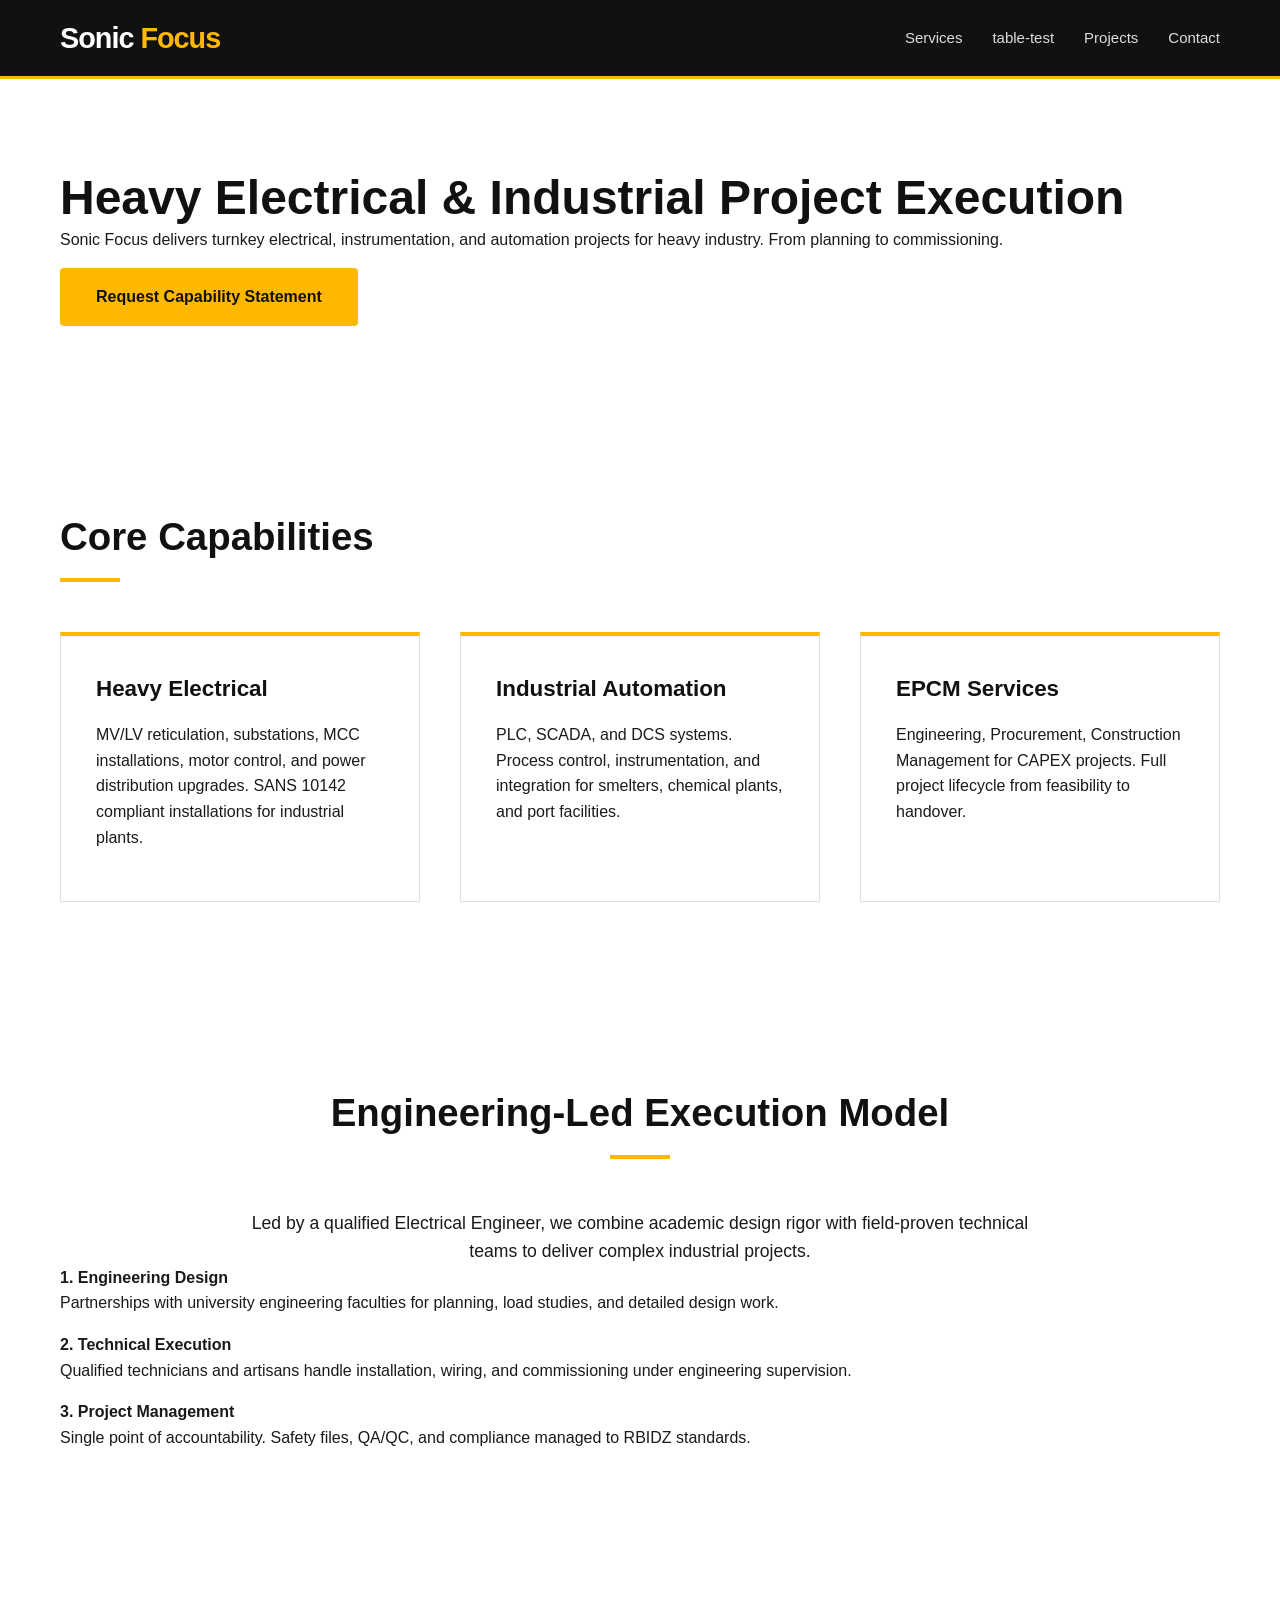
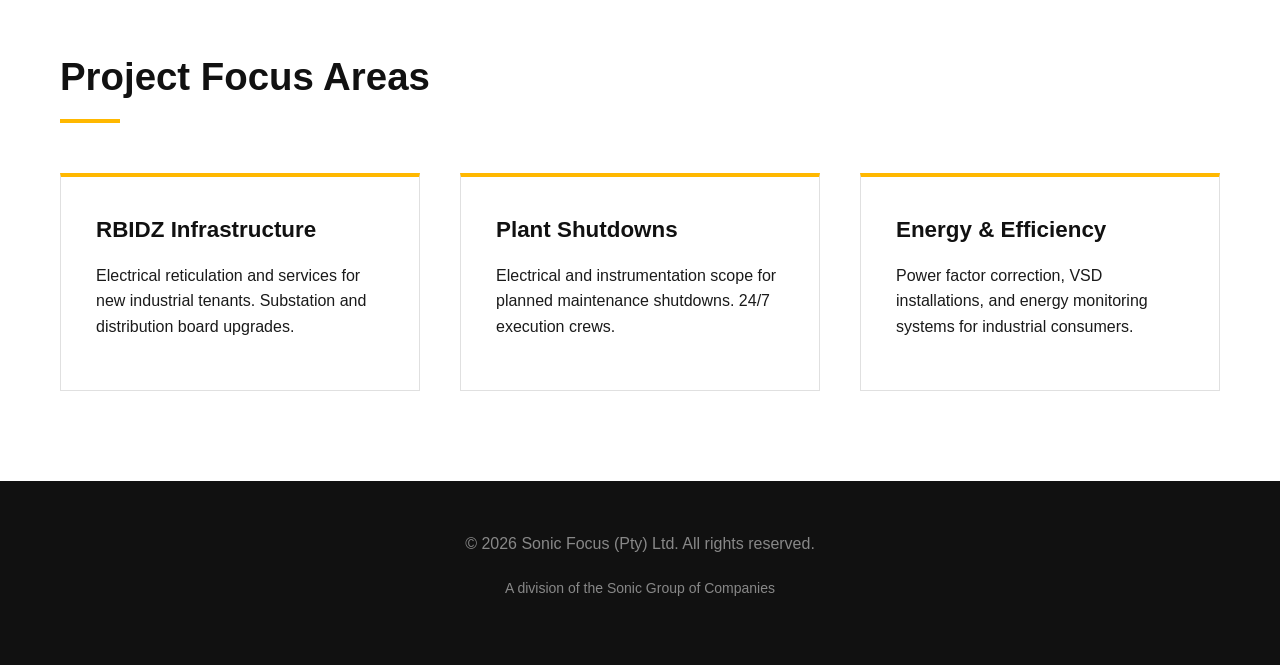
<file: index.html>
<!DOCTYPE html>
<html lang="en">
<head>
    <meta charset="UTF-8">
    <meta name="viewport" content="width=device-width, initial-scale=1.0">
    <title>Sonic Focus | Industrial Electrical & Project Execution</title>
    <meta name="description" content="Sonic Focus executes heavy electrical, automation, and industrial projects within the Republic of South Africa. Engineering management and turnkey delivery.">
    <link rel="stylesheet" href="/assets/css/sonic.css">
</head>
<body>
    <header class="site-header">
        <div class="container">
            <nav>
                <div class="logo">Sonic <span>Focus</span></div>
                <div class="nav-links">
                    <a href="#services">Services</a>
                    <a href="/dynamic-table.html">table-test</a>
                    <a href="#projects">Projects</a>
                    <a href="/contact.html">Contact</a>
                </div>
            </nav>
        </div>
    </header>

    <section class="hero">
        <div class="container">
            <h1>Heavy Electrical & Industrial Project Execution</h1>
            <p>Sonic Focus delivers turnkey electrical, instrumentation, and automation projects for heavy industry. From planning to commissioning.</p>
            <!-- a href="#contact" class="btn">Discuss Your Project</a -->
            <a href="/contact.html" class="btn">Request Capability Statement</a>
        </div>
    </section>

    <section id="capabilities">
        <div class="container">
            <h2>Core Capabilities</h2>
            <div class="grid-3">
                <div class="card">
                    <h3>Heavy Electrical</h3>
                    <p>MV/LV reticulation, substations, MCC installations, motor control, and power distribution upgrades. SANS 10142 compliant installations for industrial plants.</p>
                </div>
                <div class="card">
                    <h3>Industrial Automation</h3>
                    <p>PLC, SCADA, and DCS systems. Process control, instrumentation, and integration for smelters, chemical plants, and port facilities.</p>
                </div>
                <div class="card">
                    <h3>EPCM Services</h3>
                    <p>Engineering, Procurement, Construction Management for CAPEX projects. Full project lifecycle from feasibility to handover.</p>
                </div>
            </div>
        </div>
    </section>

    <section id="model">
        <div class="container">
            <div class="center-title">
                <h2>Engineering-Led Execution Model</h2>
                <p style="max-width: 800px; margin: 0 auto; font-size: 1.1rem;">
                    Led by a qualified Electrical Engineer, we combine academic design rigor with field-proven technical teams to deliver complex industrial projects.
                </p>
            </div>
            <div class="model-grid">
                <div class="model-item">
                    <strong>1. Engineering Design</strong>
                    <p>Partnerships with university engineering faculties for planning, load studies, and detailed design work.</p>
                </div>
                <div class="model-item">
                    <strong>2. Technical Execution</strong>
                    <p>Qualified technicians and artisans handle installation, wiring, and commissioning under engineering supervision.</p>
                </div>
                <div class="model-item">
                    <strong>3. Project Management</strong>
                    <p>Single point of accountability. Safety files, QA/QC, and compliance managed to RBIDZ standards.</p>
                </div>
                <!-- div class="model-item">
                    <strong>4. Local Delivery</strong>
                    <p>Richards Bay-based crews. Rapid mobilization for shutdowns and emergency works within the IDZ.</p>
            </div -->
            </div>
        </div>
    </section>

    <section id="projects">
        <div class="container">
            <h2>Project Focus Areas</h2>
            <div class="grid-3">
                <div class="card">
                    <h3>RBIDZ Infrastructure</h3>
                    <p>Electrical reticulation and services for new industrial tenants. Substation and distribution board upgrades.</p>
                </div>
                <div class="card">
                    <h3>Plant Shutdowns</h3>
                    <p>Electrical and instrumentation scope for planned maintenance shutdowns. 24/7 execution crews.</p>
                </div>
                <div class="card">
                    <h3>Energy & Efficiency</h3>
                    <p>Power factor correction, VSD installations, and energy monitoring systems for industrial consumers.</p>
                </div>
            </div>
        </div>
    </section>

    <footer class="site-footer">
        <div class="container">
            <p>&copy; 2026 Sonic Focus (Pty) Ltd. All rights reserved.</p>
            <p class="group">A division of the Sonic Group of Companies</p>
        </div>
    </footer>
</body>
</html>
</file>
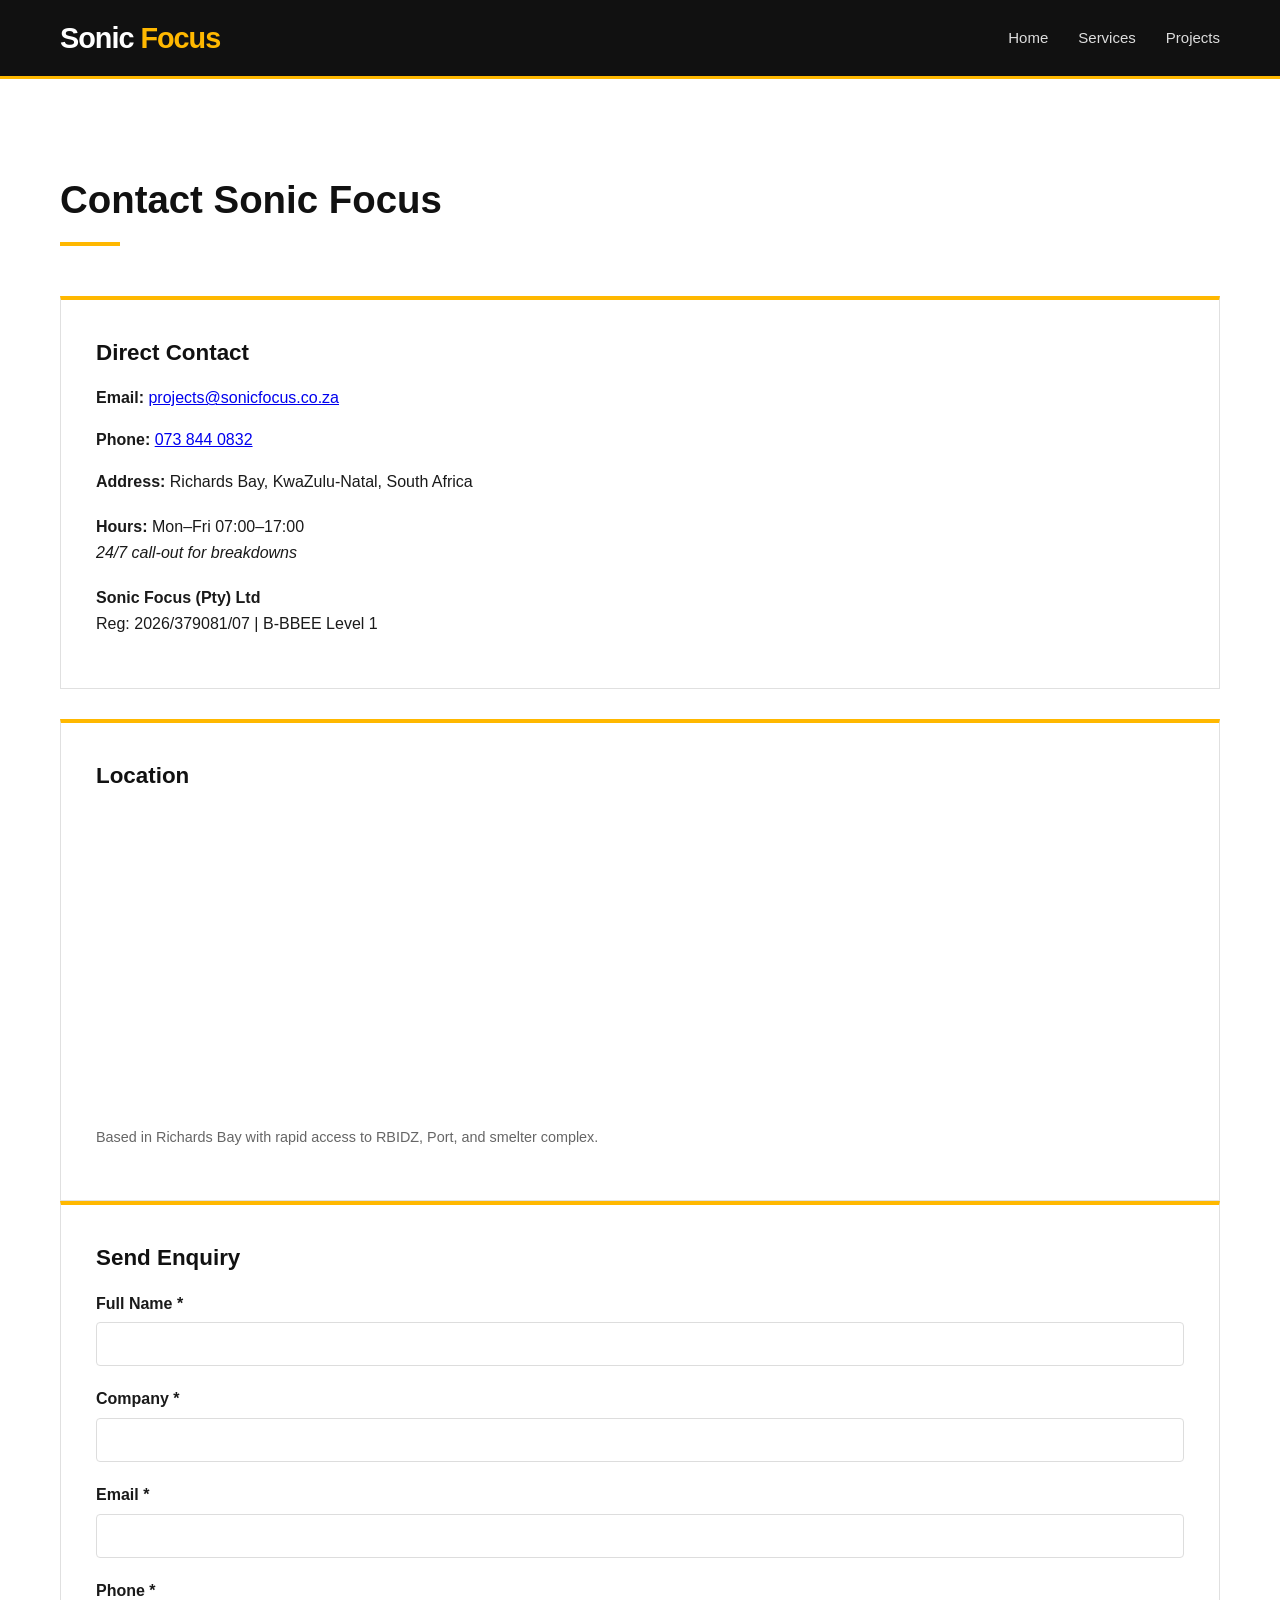
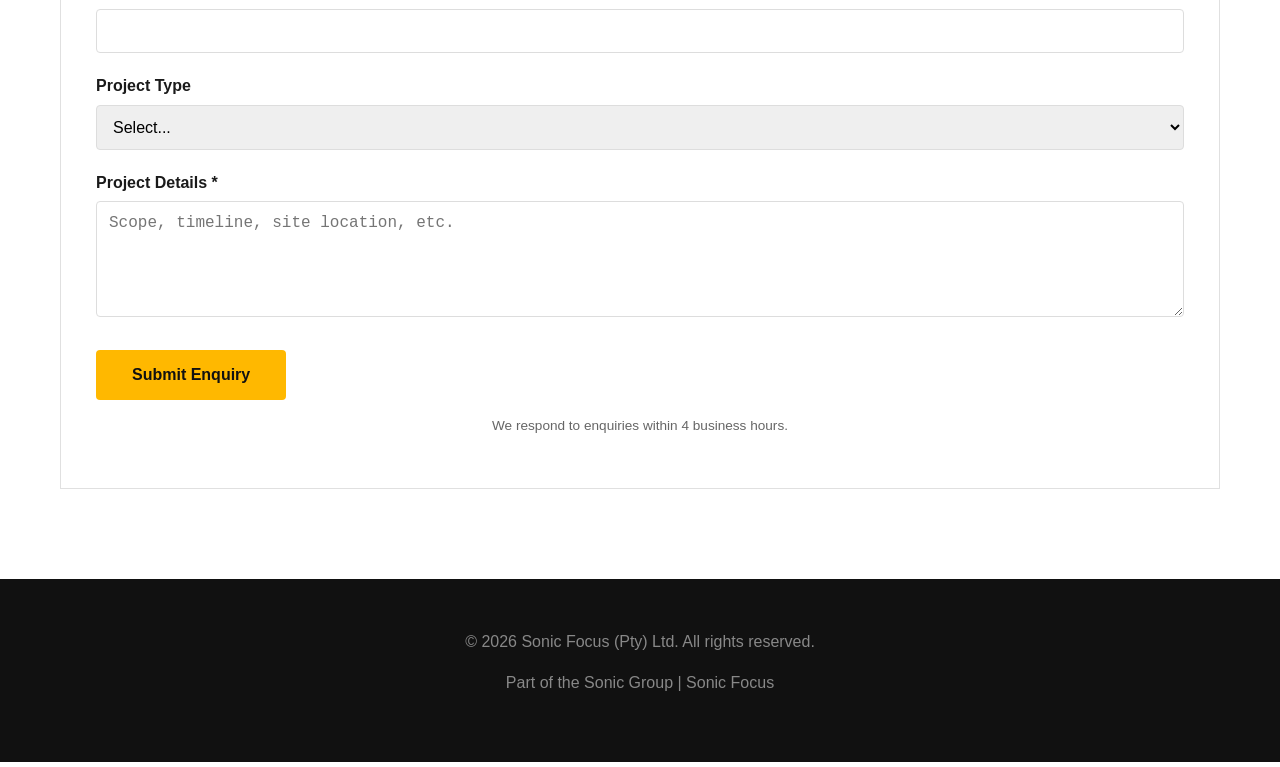
<file: contact.html>
<!DOCTYPE html>
<html lang="en">
<head>
    <meta charset="UTF-8">
    <meta name="viewport" content="width=device-width, initial-scale=1.0">
    <title>Contact Sonic Focus | Engineering Services</title>
    <meta name="description" content="Contact Sonic Focus for plant maintenance, fabrication, and industrial projects in Richards Bay.">
    <link rel="stylesheet" href="/assets/css/sonic.css"> 
</head>
<body>
    <header class="site-header">
        <div class="container">
            <nav>
                <div class="logo">Sonic <span>Focus</span></div>
                <div class="nav-links">
                    <a href="/">Home</a>
                    <a href="/#services">Services</a>
                    <!-- a href="/#about">About</a -->
                    <a href="/#projects">Projects</a>
                    <!-- a href="/contact.html">Contact</a -->
                </div>
            </nav>
        </div>
    </header>

    <section>
        <div class="container">
            <h2>Contact Sonic Focus</h2>
            <div class="grid">
                
                <!-- Left: Contact Details + Map -->
                <div>
                    <div class="card" style="margin-bottom: 30px;">
                        <h3>Direct Contact</h3>
                        <p><strong>Email:</strong> <a href="mailto:projects@sonicfocus.co.za">projects@sonicfocus.co.za</a></p>
                        <p><strong>Phone:</strong> <a href="tel:+27738440832">073 844 0832</a></p>
                        <p><strong>Address:</strong> Richards Bay, KwaZulu-Natal, South Africa</p>
                        <p style="margin-top: 20px;"><strong>Hours:</strong> Mon–Fri 07:00–17:00<br>
                        <em>24/7 call-out for breakdowns</em></p>
                        <p style="margin-top: 20px;">
                            <strong>Sonic Focus (Pty) Ltd</strong><br>
                            Reg: 2026/379081/07 | B-BBEE Level 1
                        </p>
                    </div>
                    
                    <div class="card">
                        <h3>Location</h3>
                        <iframe 
                            src="https://www.google.com/maps/embed?pb=!1m18!1m12!1m3!1d112091.67868059294!2d31.9969!3d-28.7806!2m3!1f0!2f0!3f0!3m2!1i1024!2i768!4f13.1!3m3!1m2!1s0x1efa2b3c3c3c3c3c%3A0x3c3c3c3c3c3c3c3c!2sRichards%20Bay%20Industrial%20Development%20Zone!5e0!3m2!1sen!2sza!4v1718000000000" 
                            width="100%" 
                            height="300" 
                            style="border:0; border-radius: 4px;" 
                            allowfullscreen="" 
                            loading="lazy" 
                            referrerpolicy="no-referrer-when-downgrade">
                        </iframe>
                        <p style="font-size: 0.9rem; color: #666; margin-top: 10px;">
                            Based in Richards Bay with rapid access to RBIDZ, Port, and smelter complex.
                        </p>
                    </div>
                </div>

                <!-- Right: Contact Form -->
                <div class="card">
                    <h3>Send Enquiry</h3>
                    <form id="contactForm" action="https://api.web3forms.com/submit" method="POST">
                        <input type="hidden" name="access_key" value="bfec3f1c-4cfd-4ddd-a2cf-2473e947de16">
                        <input type="hidden" name="from_name" value="Sonic Focus">
                        <input type="hidden" name="redirect" value="https://sonicfocus.co.za/thanks.html">
                        <input type="hidden" id="subject" name="subject" value="">
                        
                        <div style="margin-bottom: 20px;">
                            <label for="name" style="display: block; margin-bottom: 6px; font-weight: 600;">Full Name *</label>
                            <input type="text" id="name" name="name" required 
                                   style="width: 100%; padding: 12px; border: 1px solid #ddd; border-radius: 4px; font-size: 16px;">
                        </div>
                        
                        <div style="margin-bottom: 20px;">
                            <label for="company" style="display: block; margin-bottom: 6px; font-weight: 600;">Company *</label>
                            <input type="text" id="company" name="company" required 
                                   style="width: 100%; padding: 12px; border: 1px solid #ddd; border-radius: 4px; font-size: 16px;">
                        </div>
                        
                        <div style="margin-bottom: 20px;">
                            <label for="email" style="display: block; margin-bottom: 6px; font-weight: 600;">Email *</label>
                            <input type="email" id="email" name="email" required 
                                   style="width: 100%; padding: 12px; border: 1px solid #ddd; border-radius: 4px; font-size: 16px;">
                        </div>
                        
                        <div style="margin-bottom: 20px;">
                            <label for="phone" style="display: block; margin-bottom: 6px; font-weight: 600;">Phone *</label>
                            <input type="tel" id="phone" name="phone" required 
                                   style="width: 100%; padding: 12px; border: 1px solid #ddd; border-radius: 4px; font-size: 16px;">
                        </div>
                        
                        <div style="margin-bottom: 20px;">
                            <label for="project_type" style="display: block; margin-bottom: 6px; font-weight: 600;">Project Type</label>
                            <select id="project_type" name="project_type" 
                                    style="width: 100%; padding: 12px; border: 1px solid #ddd; border-radius: 4px; font-size: 16px;">
                                <option value="">Select...</option>
                                <option value="Maintenance">Plant Maintenance</option>
                                <option value="Fabrication">Steel Fabrication</option>
                                <option value="Shutdown">Shutdown Support</option>
                                <option value="CAPEX Project">CAPEX Project - Sonic Focus</option>
                                <option value="Vendor Registration">Vendor Registration</option>
                                <option value="Other">Other</option>
                            </select>
                        </div>
                        
                        <div style="margin-bottom: 25px;">
                            <label for="message" style="display: block; margin-bottom: 6px; font-weight: 600;">Project Details *</label>
                            <textarea id="message" name="message" rows="5" required 
                                      placeholder="Scope, timeline, site location, etc."
                                      style="width: 100%; padding: 12px; border: 1px solid #ddd; border-radius: 4px; font-size: 16px; resize: vertical;"></textarea>
                        </div>

                        <input type="checkbox" name="botcheck" style="display:none">
                        <button type="submit" class="btn">Submit Enquiry</button>
                        
                        <p style="font-size: 0.85rem; color: #666; margin-top: 15px; text-align: center;">
                            We respond to enquiries within 4 business hours.
                        </p>
                    </form>
                </div>
                
            </div>
        </div>
    </section>

    <!-- Script goes here, after the form -->
    <script>
       document.getElementById("contactForm").addEventListener("submit", function() {
         const name = document.getElementById("name").value;
         const company = document.getElementById("company").value;

         // Save for thank-you page personalization
         localStorage.setItem("name", name);
         localStorage.setItem("company", company);

         // Set subject line for Web3Forms email
         document.getElementById("subject").value =
           `New enquiry from ${name} at ${company}`;
       });
    </script>

    <footer class="site-footer">
        <div class="container">
            <p>&copy; 2026 Sonic Focus (Pty) Ltd. All rights reserved.</p>
            <p>Part of the Sonic Group | Sonic Focus</p>
        </div>
    </footer>
</body>
</html>
</file>
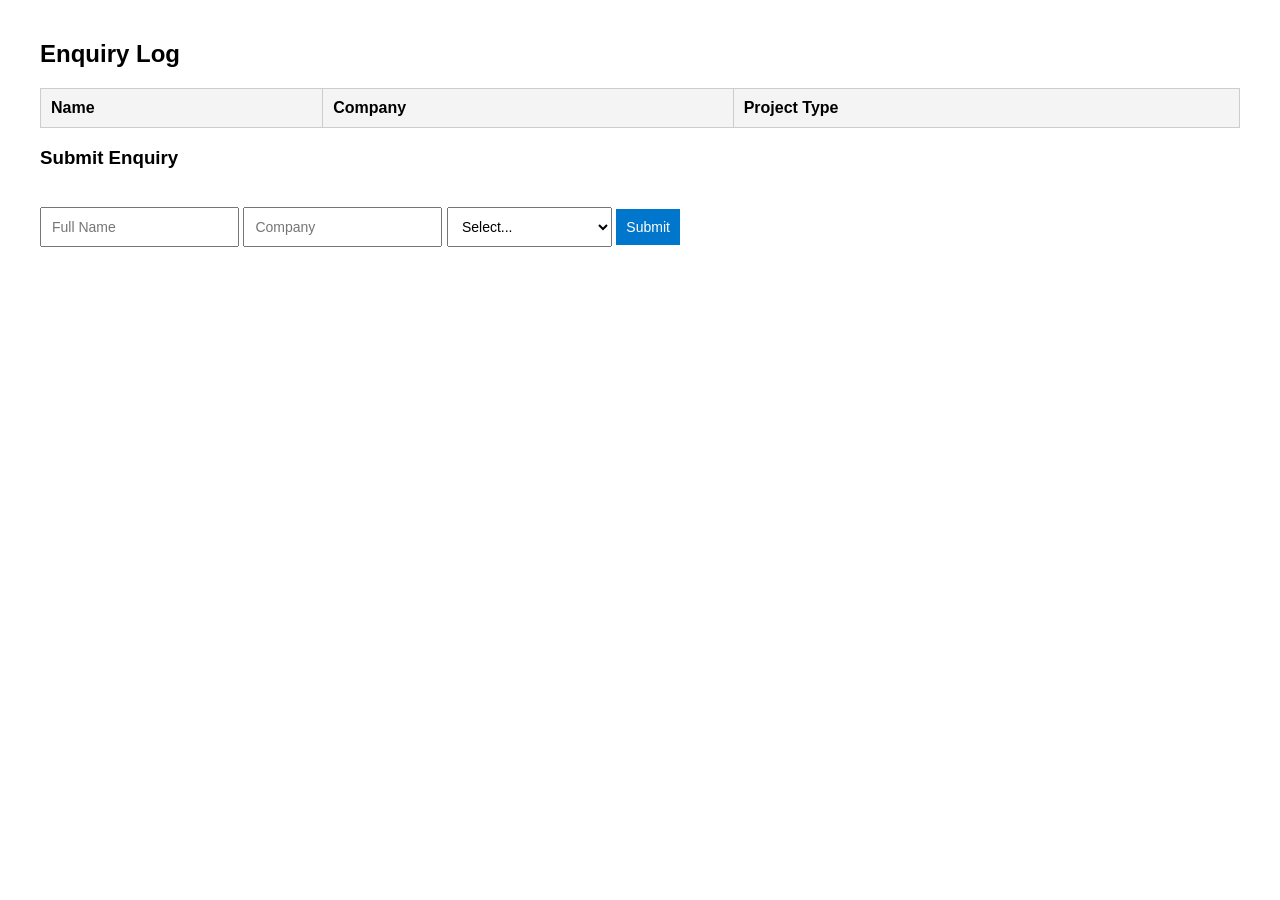
<file: dynamic-table.html>
<!DOCTYPE html>
<html lang="en">
<head>
  <meta charset="UTF-8">
  <title>Dynamic Enquiry Table</title>
  <style>
    body { font-family: Arial, sans-serif; margin: 40px; }
    table { width: 100%; border-collapse: collapse; margin-top: 20px; }
    th, td { border: 1px solid #ccc; padding: 10px; text-align: left; }
    th { background: #f4f4f4; }
    form { margin-top: 30px; }
    input, select, button { margin: 8px 0; padding: 10px; font-size: 14px; }
    button { background: #0077cc; color: #fff; border: none; cursor: pointer; }
    button:hover { background: #005fa3; }
  </style>
</head>
<body>
  <h2>Enquiry Log</h2>
  <table id="enquiryTable">
    <tr>
      <th>Name</th>
      <th>Company</th>
      <th>Project Type</th>
    </tr>
  </table>

  <h3>Submit Enquiry</h3>
  <form id="contactForm">
    <input type="text" id="name" placeholder="Full Name" required>
    <input type="text" id="company" placeholder="Company" required>
    <select id="project_type" required>
      <option value="">Select...</option>
      <option value="Maintenance">Maintenance</option>
      <option value="Fabrication">Fabrication</option>
      <option value="Shutdown">Shutdown</option>
      <option value="CAPEX Project">CAPEX Project</option>
      <option value="Vendor Registration">Vendor Registration</option>
      <option value="Other">Other</option>
    </select>
    <button type="submit">Submit</button>
  </form>

  <script>
    document.addEventListener("DOMContentLoaded", function() {
      const form = document.getElementById("contactForm");
      const table = document.getElementById("enquiryTable");

      // Load existing entries from localStorage
      const savedEntries = JSON.parse(localStorage.getItem("enquiries")) || [];
      savedEntries.forEach(entry => addRow(entry.name, entry.company, entry.project));

      form.addEventListener("submit", function(e) {
        e.preventDefault(); // stop actual submission

        const name = document.getElementById("name").value;
        const company = document.getElementById("company").value;
        const project = document.getElementById("project_type").value;

        // Add row to table
        addRow(name, company, project);

        // Save to localStorage
        savedEntries.push({ name, company, project });
        localStorage.setItem("enquiries", JSON.stringify(savedEntries));

        form.reset();
      });

      function addRow(name, company, project) {
        const row = document.createElement("tr");

        const nameCell = document.createElement("td");
        nameCell.textContent = name;

        const companyCell = document.createElement("td");
        companyCell.textContent = company;

        const projectCell = document.createElement("td");
        projectCell.textContent = project;

        row.appendChild(nameCell);
        row.appendChild(companyCell);
        row.appendChild(projectCell);

        table.appendChild(row);
      }
    });
  </script>
</body>
</html>
</file>
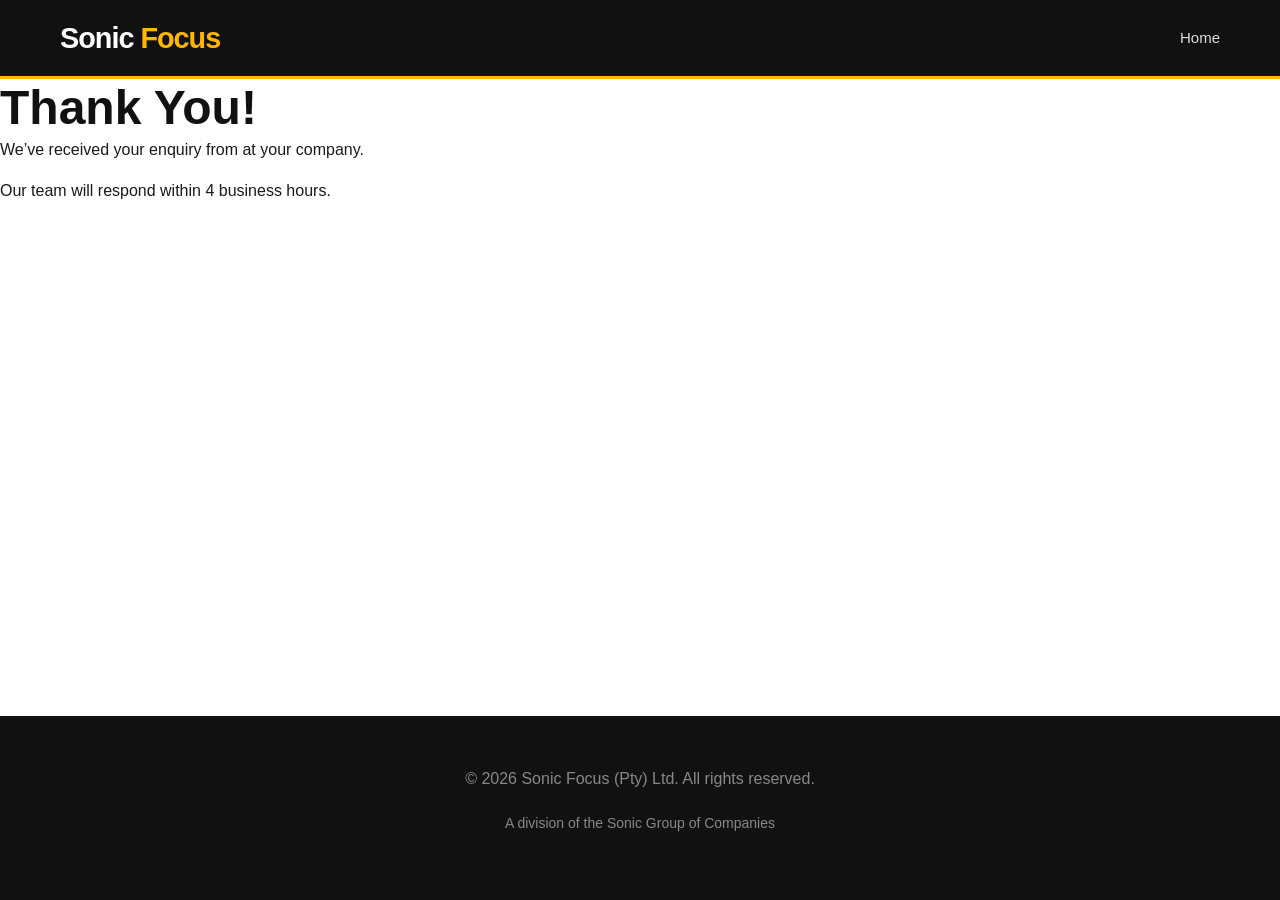
<file: thanks.html>
<!DOCTYPE html>
<html lang="en">
<head>
  <meta charset="UTF-8">
  <title>Thank You | Sonic Focus</title>  
  <link rel="stylesheet" href="/assets/css/sonic.css">
  
  <script>
    window.addEventListener("load", function() {
        /* Retrieve saved vals */
        const name = localStorage.getItem("name");
        const company = localStorage.getItem("company");

        /* Setup thank-you message */
        if (userName) {
          document.getElementById("userName").textContent = name;
        } else {
          document.getElementById("userName").textContent = "user";
        }
      
        if (company) {
          document.getElementById("companyName").textContent = company;
        } else {
          document.getElementById("companyName").textContent = "your company";
        }
    });
  </script>
</head>
<body>
    <header class="site-header">
        <div class="container">
            <nav>
                <div class="logo">Sonic <span>Focus</span></div>
                <div class="nav-links">
                    <a href="/">Home</a>
                </div>
            </nav>
        </div>
    </header>
  <h1>Thank You!</h1>
  <p>
    We’ve received your enquiry from <span id="userName" class="highlight"></span>
    at <span id="companyName" class="highlight"></span>.
  </p>
  <p>Our team will respond within 4 business hours.</p>

      <footer class="site-footer">
        <div class="container">
            <p>&copy; 2026 Sonic Focus (Pty) Ltd. All rights reserved.</p>
            <p class="group">A division of the Sonic Group of Companies</p>
        </div>
    </footer>
</body>
</html>
</file>
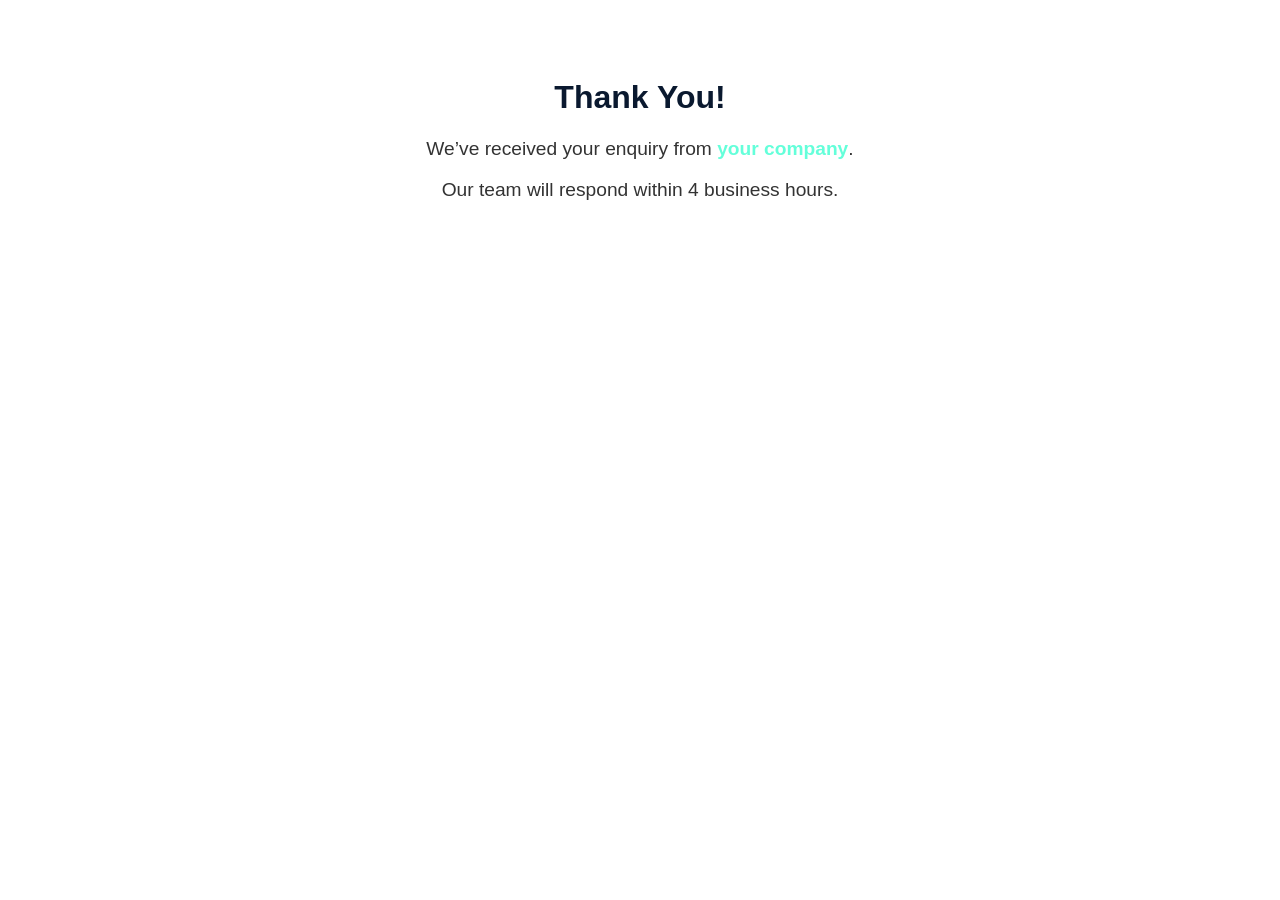
<file: thanks_dynamic.html>
<!DOCTYPE html>
<html lang="en">
<head>
  <meta charset="UTF-8">
  <title>Thank You | Sonic Focus</title>
  <style>
    body { font-family: Arial, sans-serif; text-align: center; padding: 50px; }
    h1 { color: #0a192f; }
    p { color: #333; font-size: 1.2rem; }
    .highlight { color: #64ffda; font-weight: bold; }
  </style>
</head>
<body>
  <h1>Thank You!</h1>
  <p>
    We’ve received your enquiry from 
    <span id="companyName" class="highlight"></span>.
  </p>
  <p>Our team will respond within 4 business hours.</p>

  <script>
    // Grab query parameters from the URL
    const params = new URLSearchParams(window.location.search);
    const company = params.get("company");

    // Inject the company name if available
    if (company) {
      document.getElementById("companyName").textContent = company;
    } else {
      document.getElementById("companyName").textContent = "your company";
    }
  </script>
</body>
</html>
</file>
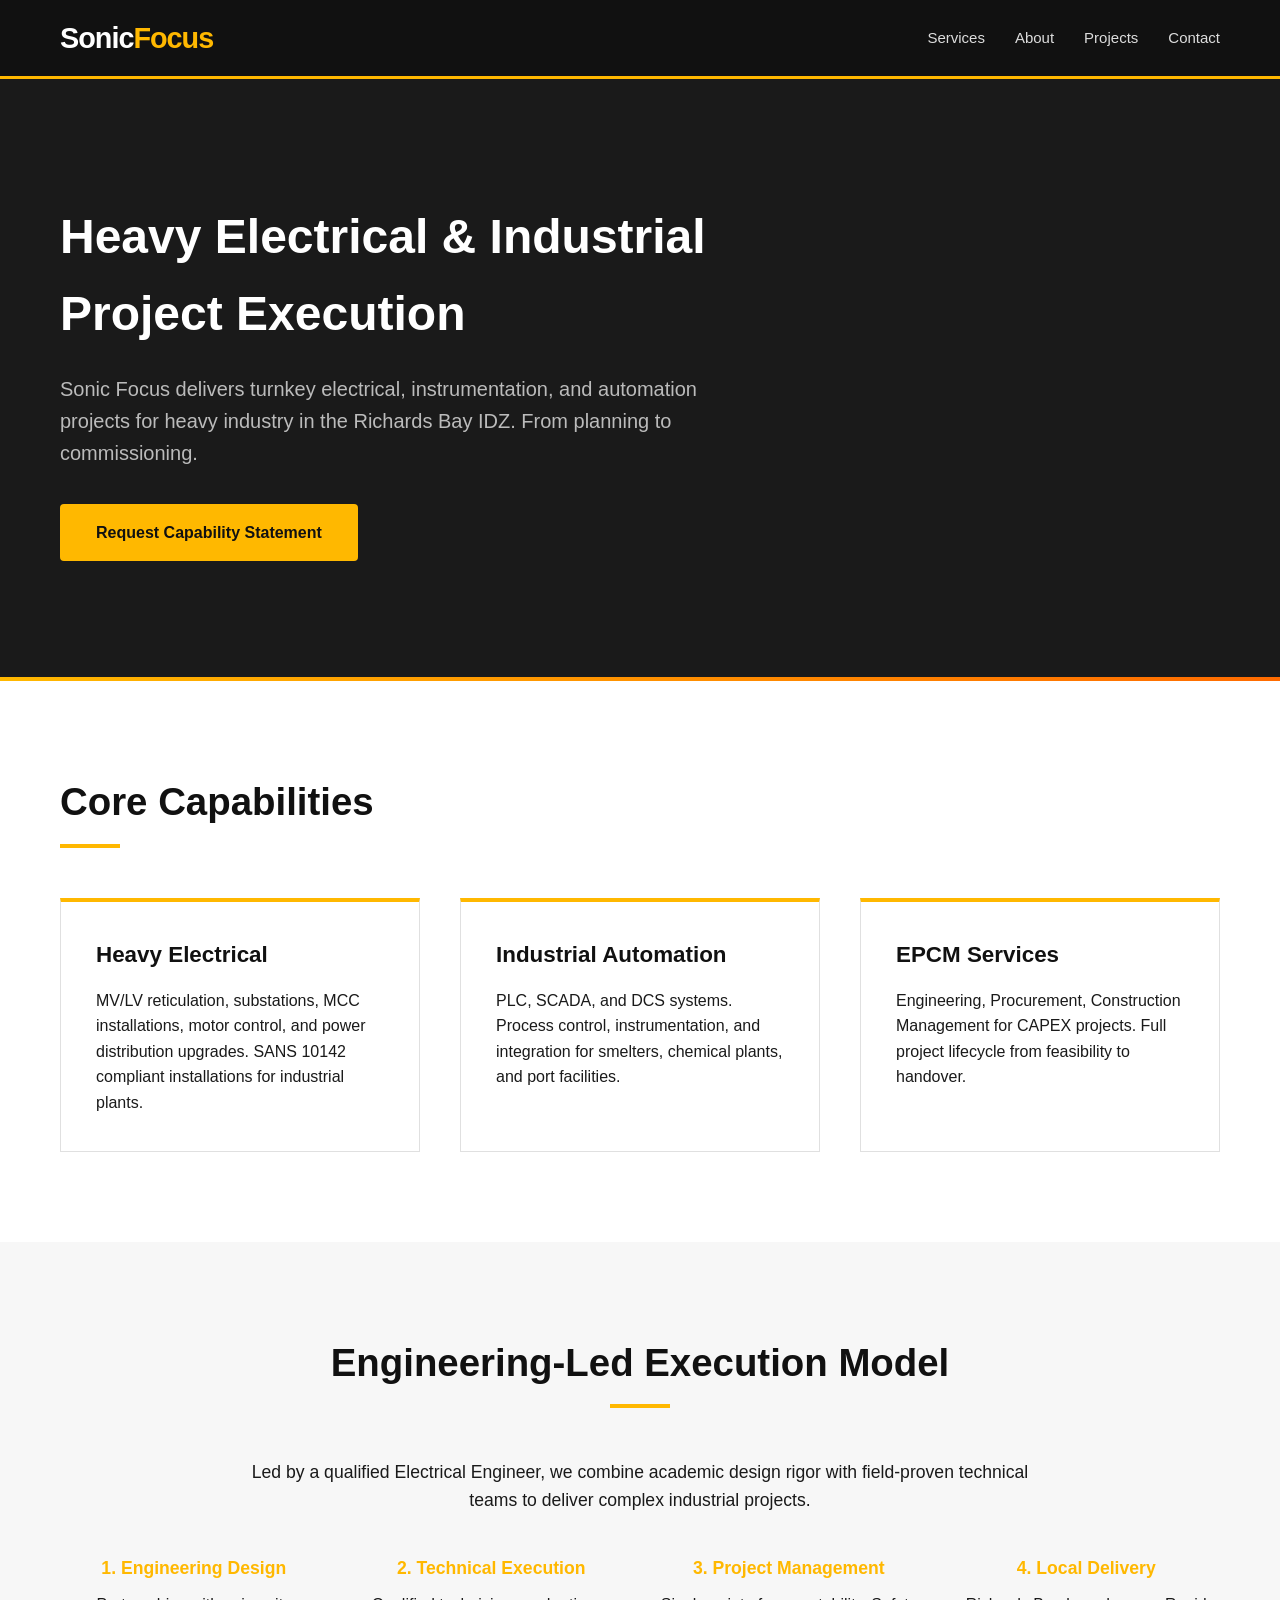
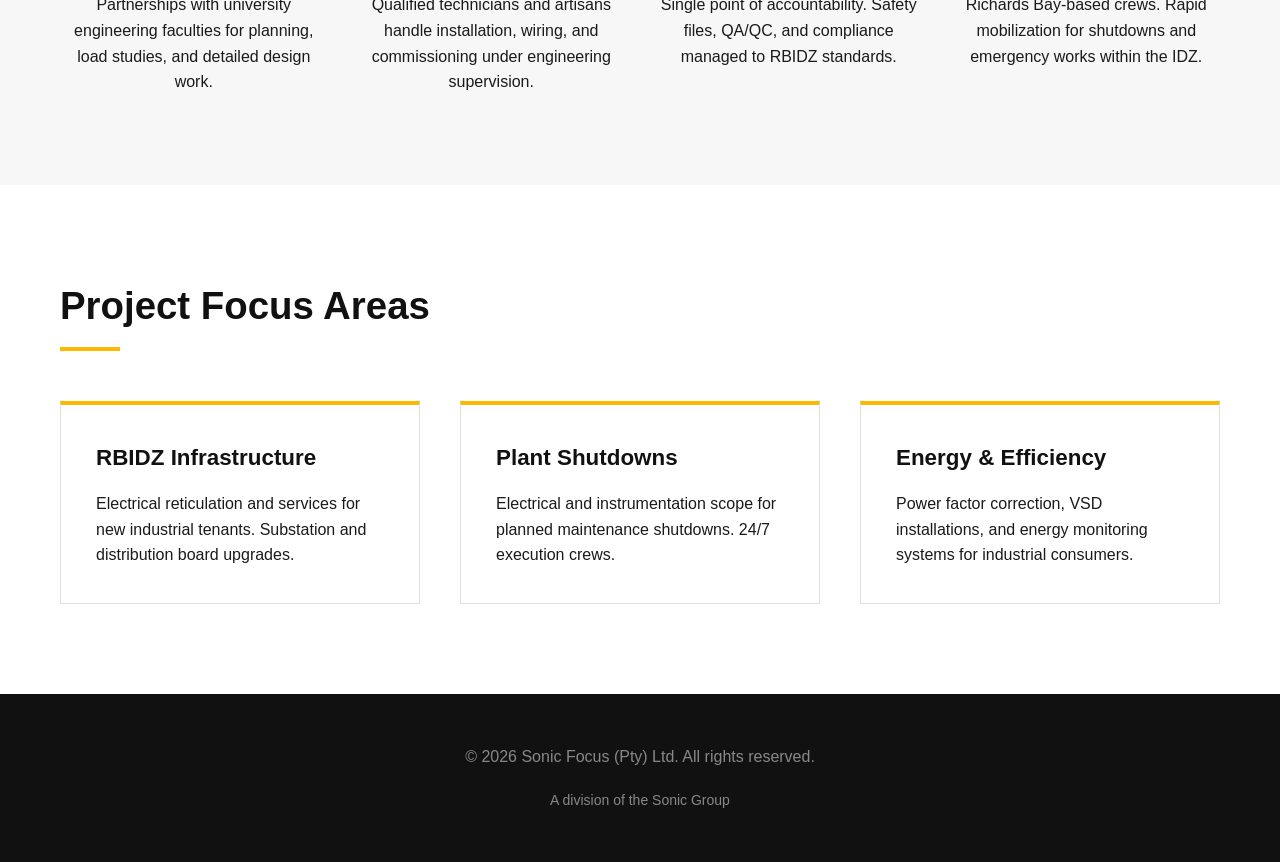
<file: thanks_static.html>
<!DOCTYPE html>
<html lang="en">
<head>
    <meta charset="UTF-8">
    <meta name="viewport" content="width=device-width, initial-scale=1.0">
    <title>Sonic Focus | Industrial Electrical & Project Execution | RBIDZ</title>
    <meta name="description" content="Sonic Focus executes heavy electrical, automation, and industrial projects in the Richards Bay IDZ. Engineering management and turnkey delivery.">
    <style>
        * { margin: 0; padding: 0; box-sizing: border-box; }
        body { 
            font-family: -apple-system, BlinkMacSystemFont, 'Segoe UI', Arial, sans-serif;
            line-height: 1.6; 
            color: #1a1a1a;
        }
        .container { max-width: 1200px; margin: 0 auto; padding: 0 20px; }
        
        /* Header */
        header { 
            background: #111; 
            color: #fff; 
            padding: 15px 0;
            border-bottom: 3px solid #FFB800;
        }
        nav { 
            display: flex; 
            justify-content: space-between; 
            align-items: center;
        }
        .logo { font-size: 1.8rem; font-weight: 800; letter-spacing: -1px; }
        .logo span { color: #FFB800; }
        .nav-links { display: flex; gap: 30px; }
        .nav-links a { 
            color: #ddd; 
            text-decoration: none; 
            font-weight: 500;
            font-size: 15px;
        }
        .nav-links a:hover { color: #FFB800; }
        
        /* Hero */
        .hero {
            background: #1a1a1a;
            color: #fff;
            padding: 120px 20px;
            position: relative;
        }
        .hero::after {
            content: '';
            position: absolute;
            bottom: 0;
            left: 0;
            right: 0;
            height: 4px;
            background: linear-gradient(90deg, #FFB800 0%, #FF6B00 100%);
        }
        .hero h1 { 
            font-size: 3rem; 
            margin-bottom: 20px; 
            max-width: 800px;
        }
        .hero p { 
            font-size: 1.25rem; 
            color: #bbb; 
            max-width: 700px; 
            margin-bottom: 35px;
        }
        .btn {
            display: inline-block;
            background: #FFB800;
            color: #111;
            padding: 16px 36px;
            text-decoration: none;
            border-radius: 4px;
            font-weight: 700;
            font-size: 16px;
        }
        .btn:hover { background: #FFA000; }
        
        /* Sections */
        section { padding: 90px 20px; }
        section h2 { 
            font-size: 2.4rem; 
            margin-bottom: 50px; 
            color: #111;
            position: relative;
            padding-bottom: 15px;
        }
        section h2::after {
            content: '';
            position: absolute;
            bottom: 0;
            left: 0;
            width: 60px;
            height: 4px;
            background: #FFB800;
        }
        .center-title h2::after { left: 50%; transform: translateX(-50%); }
        .center-title { text-align: center; }
        
        .grid-3 {
            display: grid;
            grid-template-columns: repeat(auto-fit, minmax(320px, 1fr));
            gap: 40px;
        }
        .card {
            background: #fff;
            padding: 35px;
            border: 1px solid #e0e0e0;
            border-top: 4px solid #FFB800;
        }
        .card h3 { margin-bottom: 15px; color: #111; font-size: 1.4rem; }
        
        /* Model section */
        #model { background: #f7f7f7; }
        .model-grid {
            display: grid;
            grid-template-columns: repeat(auto-fit, minmax(250px, 1fr));
            gap: 30px;
            margin-top: 40px;
        }
        .model-item { text-align: center; }
        .model-item strong { 
            display: block; 
            font-size: 1.1rem; 
            margin-bottom: 10px;
            color: #FFB800;
        }
        
        /* Footer */
        footer {
            background: #111;
            color: #888;
            padding: 50px 20px;
            text-align: center;
        }
        footer a { color: #FFB800; text-decoration: none; }
        .group { margin-top: 20px; font-size: 14px; }
        
        /* Mobile */
        @media (max-width: 768px) {
            .hero h1 { font-size: 2.1rem; }
            .nav-links { 
                flex-wrap: wrap;
                gap: 15px; 
                font-size: 14px;
            }
        }
    </style>
</head>
<body>
    <header>
        <div class="container">
            <nav>
                <div class="logo">Sonic<span>Focus</span></div>
                <!-- div class="nav-links">
                    <a href="#capabilities">Capabilities</a>
                    <a href="#model">Our Model</a>
                    <a href="#projects">Projects</a>
                    <a href="#contact">Contact</a>
            </div -->
                <div class="nav-links">
                    <a href="#services">Services</a>
                    <a href="#about">About</a>
                    <a href="#projects">Projects</a>
                    <a href="/contact.html">Contact</a>
                </div>
            </nav>
        </div>
    </header>

    <section class="hero">
        <div class="container">
            <h1>Heavy Electrical & Industrial Project Execution</h1>
            <p>Sonic Focus delivers turnkey electrical, instrumentation, and automation projects for heavy industry in the Richards Bay IDZ. From planning to commissioning.</p>
            <!-- a href="#contact" class="btn">Discuss Your Project</a -->
            <a href="/contact.html" class="btn">Request Capability Statement</a>
        </div>
    </section>

    <section id="capabilities">
        <div class="container">
            <h2>Core Capabilities</h2>
            <div class="grid-3">
                <div class="card">
                    <h3>Heavy Electrical</h3>
                    <p>MV/LV reticulation, substations, MCC installations, motor control, and power distribution upgrades. SANS 10142 compliant installations for industrial plants.</p>
                </div>
                <div class="card">
                    <h3>Industrial Automation</h3>
                    <p>PLC, SCADA, and DCS systems. Process control, instrumentation, and integration for smelters, chemical plants, and port facilities.</p>
                </div>
                <div class="card">
                    <h3>EPCM Services</h3>
                    <p>Engineering, Procurement, Construction Management for CAPEX projects. Full project lifecycle from feasibility to handover.</p>
                </div>
            </div>
        </div>
    </section>

    <section id="model">
        <div class="container">
            <div class="center-title">
                <h2>Engineering-Led Execution Model</h2>
                <p style="max-width: 800px; margin: 0 auto; font-size: 1.1rem;">
                    Led by a qualified Electrical Engineer, we combine academic design rigor with field-proven technical teams to deliver complex industrial projects.
                </p>
            </div>
            <div class="model-grid">
                <div class="model-item">
                    <strong>1. Engineering Design</strong>
                    <p>Partnerships with university engineering faculties for planning, load studies, and detailed design work.</p>
                </div>
                <div class="model-item">
                    <strong>2. Technical Execution</strong>
                    <p>Qualified technicians and artisans handle installation, wiring, and commissioning under engineering supervision.</p>
                </div>
                <div class="model-item">
                    <strong>3. Project Management</strong>
                    <p>Single point of accountability. Safety files, QA/QC, and compliance managed to RBIDZ standards.</p>
                </div>
                <div class="model-item">
                    <strong>4. Local Delivery</strong>
                    <p>Richards Bay-based crews. Rapid mobilization for shutdowns and emergency works within the IDZ.</p>
                </div>
            </div>
        </div>
    </section>

    <section id="projects">
        <div class="container">
            <h2>Project Focus Areas</h2>
            <div class="grid-3">
                <div class="card">
                    <h3>RBIDZ Infrastructure</h3>
                    <p>Electrical reticulation and services for new industrial tenants. Substation and distribution board upgrades.</p>
                </div>
                <div class="card">
                    <h3>Plant Shutdowns</h3>
                    <p>Electrical and instrumentation scope for planned maintenance shutdowns. 24/7 execution crews.</p>
                </div>
                <div class="card">
                    <h3>Energy & Efficiency</h3>
                    <p>Power factor correction, VSD installations, and energy monitoring systems for industrial consumers.</p>
                </div>
            </div>
        </div>
    </section>

    <footer>
        <div class="container">
            <p>&copy; 2026 Sonic Focus (Pty) Ltd. All rights reserved.</p>
            <p class="group">A division of the Sonic Group</p>
        </div>
    </footer>
</body>
</html>
</file>
<file: assets/css/sonic.css>
/* /assets/css/sonic.css */
/* Sonic Focus - Global Stylesheet */
/* Used on: public site + client portal */

:root {
  /* Brand Colors */
  --sf-dark: #111111;
  --sf-gold: #FFB800;
  --sf-gold-hover: #FFA000;
  --sf-orange: #FF6B00;
  --sf-text: #1A1A1A;
  --sf-text-light: #666666;
  --sf-text-muted: #888888;
  --sf-white: #FFFFFF;
  --sf-border: #E0E0E0;
  --sf-bg-light: #F7F7F7;
  --sf-success: #16A34A;
  
  /* Layout */
  --header-height: 64px;
  --container-width: 1200px;
  --font: -apple-system, BlinkMacSystemFont, 'Segoe UI', Arial, sans-serif;
}

/* Reset & Base */
* { margin: 0; padding: 0; box-sizing: border-box; }

body { 
  font-family: var(--font);
  line-height: 1.6; 
  color: var(--sf-text);
  background: var(--sf-white);
  display: flex;
  flex-direction: column;
  min-height: 100vh;
}

.container { 
  max-width: var(--container-width); 
  margin: 0 auto; 
  padding: 0 20px; 
}

/* Typography */
h1, h2, h3 { color: var(--sf-dark); font-weight: 700; }
h1 { font-size: 3rem; line-height: 1.2; }
h2 { 
  font-size: 2.4rem; 
  margin-bottom: 50px; 
  position: relative;
  padding-bottom: 15px;
}
h2::after {
  content: '';
  position: absolute;
  bottom: 0;
  left: 0;
  width: 60px;
  height: 4px;
  background: var(--sf-gold);
}
.center-title { text-align: center; }
.center-title h2::after { left: 50%; transform: translateX(-50%); }

p { margin-bottom: 1rem; }

/* Header - Used site-wide */
.site-header { 
  background: var(--sf-dark); 
  color: var(--sf-white); 
  padding: 15px 0;
  border-bottom: 3px solid var(--sf-gold);
  position: sticky;
  top: 0;
  z-index: 1000;
  width: 100%;
}

.site-header nav { 
  display: flex; 
  justify-content: space-between; 
  align-items: center;
}

.logo { 
  font-size: 1.8rem; 
  font-weight: 800; 
  letter-spacing: -1px; 
}

.logo span { color: var(--sf-gold); }

.nav-links { 
  display: flex; 
  gap: 30px; 
}

.nav-links a { 
  color: #ddd; 
  text-decoration: none; 
  font-weight: 500;
  font-size: 15px;
  transition: color 0.2s;
}

.nav-links a:hover, 
.nav-links a.active { color: var(--sf-gold); }

/* Buttons */
.btn {
  display: inline-block;
  background: var(--sf-gold);
  color: var(--sf-dark);
  padding: 16px 36px;
  text-decoration: none;
  border-radius: 4px;
  font-weight: 700;
  font-size: 16px;
  transition: all 0.2s;
  border: none;
  cursor: pointer;
}

.btn:hover { 
  background: var(--sf-gold-hover); 
  transform: translateY(-1px);
}

.btn-secondary {
  background: transparent;
  color: var(--sf-text);
  border: 1px solid var(--sf-border);
}

.btn-secondary:hover {
  background: var(--sf-bg-light);
}

/* Grid System */
.grid-3 {
  display: grid;
  grid-template-columns: repeat(auto-fit, minmax(320px, 1fr));
  gap: 40px;
}

/* Cards */
.card {
  background: var(--sf-white);
  padding: 35px;
  border: 1px solid var(--sf-border);
  border-top: 4px solid var(--sf-gold);
}

.card h3 { 
  margin-bottom: 15px; 
  color: var(--sf-dark); 
  font-size: 1.4rem; 
}

/* Sections */
section { padding: 90px 20px; }
main { flex: 1; }

/* Footer - Used site-wide */
.site-footer {
  background: var(--sf-dark);
  color: var(--sf-text-muted);
  padding: 50px 20px;
  text-align: center;
  margin-top: auto;
}

.site-footer a { 
  color: var(--sf-gold); 
  text-decoration: none; 
}

.site-footer a:hover {
  text-decoration: underline;
}

.site-footer .group { 
  margin-top: 20px; 
  font-size: 14px; 
}

/* Utilities */
.text-center { text-align: center; }
.mt-1 { margin-top: 1rem; }
.mt-2 { margin-top: 2rem; }

/* Mobile */
@media (max-width: 768px) {
  h1 { font-size: 2.1rem; }
  h2 { font-size: 2rem; }
  .nav-links { 
    flex-wrap: wrap;
    gap: 15px; 
    font-size: 14px;
  }
  section { padding: 60px 20px; }
  .grid-3 { gap: 25px; }
}
</file>
